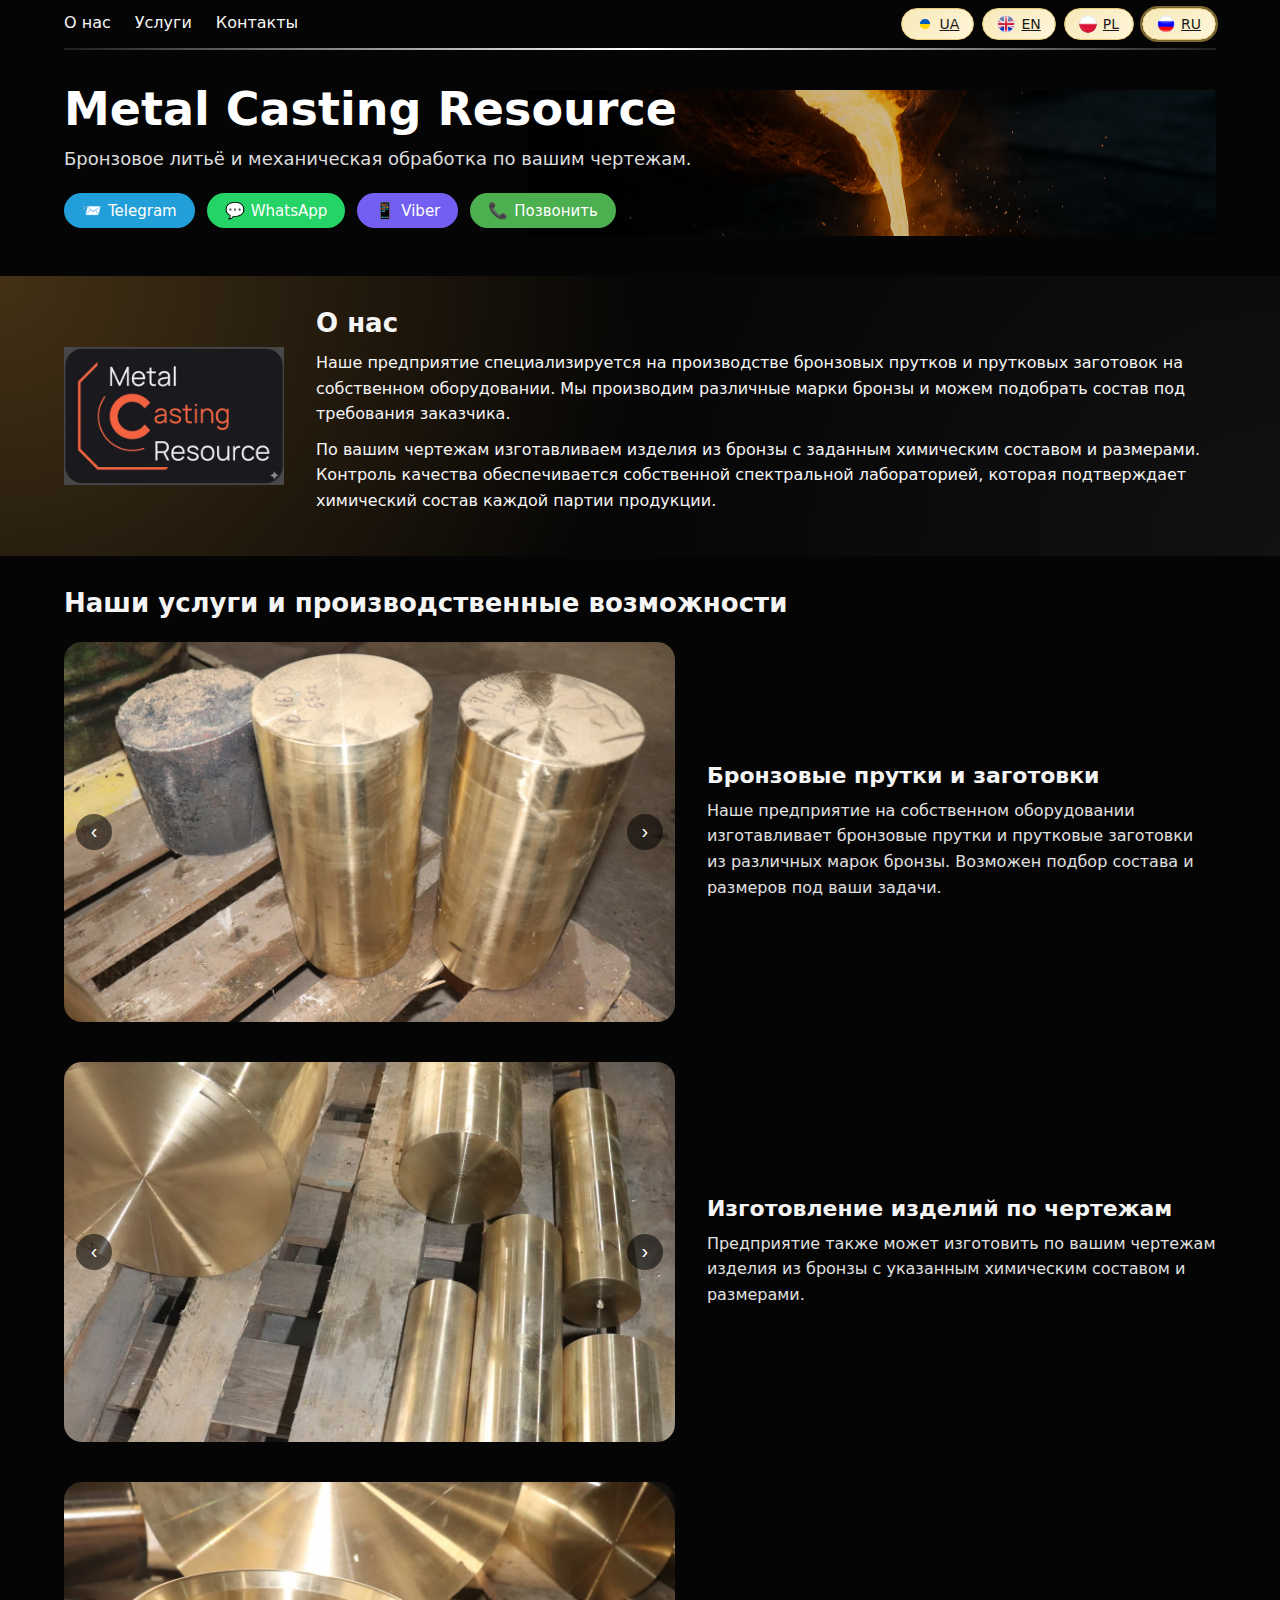
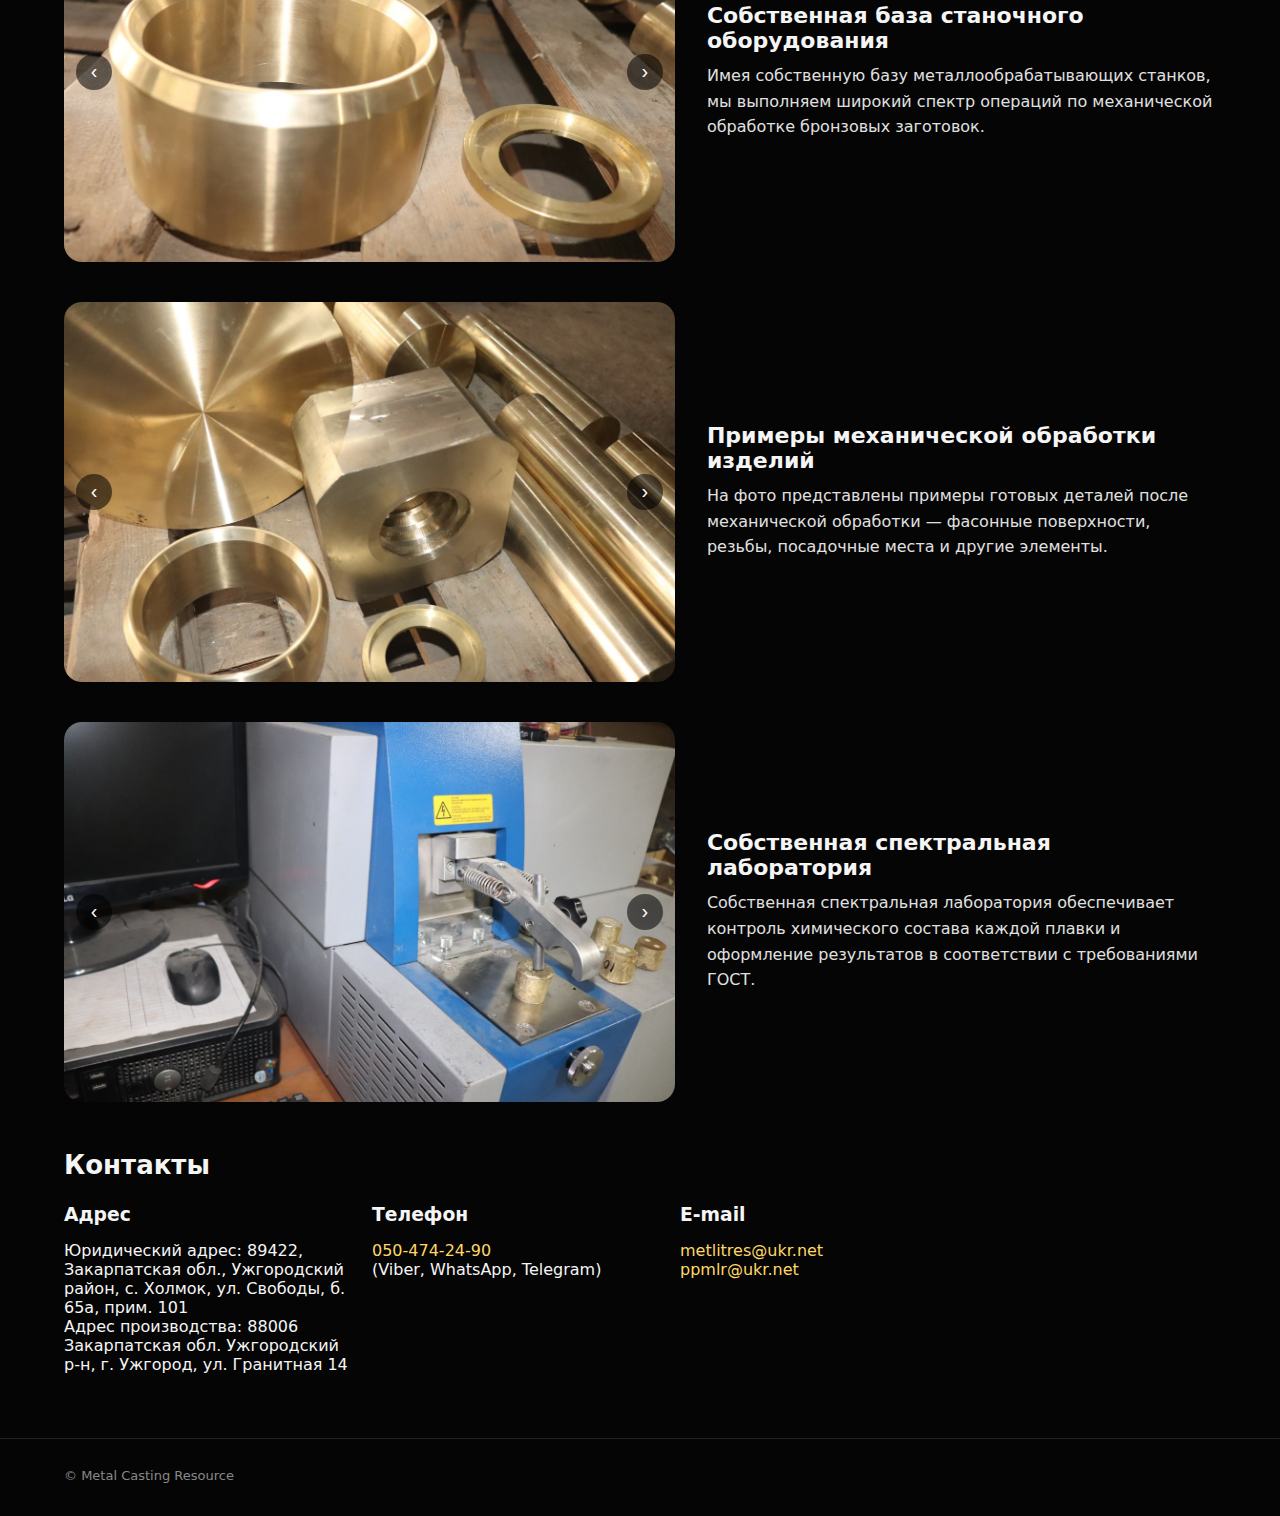
<file: index.html>
<!DOCTYPE html>
<html lang="ru">
<head>
  <meta charset="UTF-8" />
  <title>Metal Casting Resource</title>
  <meta name="viewport" content="width=device-width, initial-scale=1.0" />
  <link rel="stylesheet" href="styles.css" />
</head>
<body>
  <!-- Шапка -->
  <header class="site-header">
    <div class="top-bar">
      <nav class="main-nav">
        <a href="#about" class="nav-link">О нас</a>
        <a href="#services" class="nav-link">Услуги</a>
        <a href="#contacts" class="nav-link">Контакты</a>
      </nav>

      <!-- Переключатели языков -->
   <div class="lang-switch">
    <!-- UA -->
    <a class="lang-btn ua" href="ua.html">
   <img src="images/flag-ua.png" alt="UA" />
        <span>UA</span>
    </a>

    <!-- EN -->
    <a class="lang-btn en" href="en.html">
  <img src="images/flag-en.jpg" alt="EN" />
        <span>EN</span>
    </a>

    <!-- PL -->
    <a class="lang-btn pl" href="pl.html">
 <img src="images/flag-pl.png" alt="PL" />
        <span>PL</span>
    </a>

    <!-- RU -->
    <a class="lang-btn ru active" href="index.html">

        <img src="images/flag-ru.jpg" alt="RU" />
        <span>RU</span>
    </a>
</div>


    </div>

    <div class="header-separator"></div>

    <!-- Краткий заголовок -->
    <section class="hero">
      <h1 class="hero-title">Metal Casting Resource</h1>
      <p class="hero-subtitle">
        Бронзовое литьё и механическая обработка по вашим чертежам.
      </p>

      <!-- Кнопки связи -->
      <div class="hero-actions">
        <a class="hero-btn tg" href="https://t.me/+380504742490" target="_blank" rel="noopener">
          <span class="icon">📨</span> Telegram
        </a>
        <a class="hero-btn wa" href="https://wa.me/380504742490" target="_blank" rel="noopener">
          <span class="icon">💬</span> WhatsApp
        </a>
        <a class="hero-btn vb" href="viber://chat?number=%2B380504742490">
          <span class="icon">📱</span> Viber
        </a>
        <a class="hero-btn call" href="tel:+380504742490">
          <span class="icon">📞</span> Позвонить
        </a>
       
      </div>
    </section>
  </header>

  <!-- Блок "О нас" с крупным логотипом и фоном -->
  <section id="about" class="about-section">
    <div class="about-inner">
      <div class="about-logo">
        <img src="images/logo.jpg" alt="Metal Casting Resource" />
      </div>
      <div class="about-text">
        <h2>О нас</h2>
        <p>
          Наше предприятие специализируется на производстве бронзовых прутков и прутковых
          заготовок на собственном оборудовании. Мы производим различные марки бронзы и
          можем подобрать состав под требования заказчика.
        </p>
        <p>
          По вашим чертежам изготавливаем изделия из бронзы с заданным химическим составом и
          размерами. Контроль качества обеспечивается собственной спектральной лабораторией,
          которая подтверждает химический состав каждой партии продукции.
        </p>
      </div>
    </div>
  </section>

  <!-- Услуги + слайдеры -->
  <main>
    <section id="services" class="services-section">
      <h2 class="section-title">Наши услуги и производственные возможности</h2>

      <!-- 1. Бронзовые прутки и заготовки (111–114) -->
      <div class="slider-block">
        <div class="slider" data-group="1">
          <button class="slider-arrow slider-prev">‹</button>

          <div class="slide active">
            <img src="images/111.jpg" alt="Бронзовые прутки и заготовки" />
          </div>
          <div class="slide">
            <img src="images/112.jpg" alt="Бронзовые прутки и заготовки" />
          </div>
          <div class="slide">
            <img src="images/113.jpg" alt="Бронзовые прутки и заготовки" />
          </div>
          <div class="slide">
            <img src="images/114.jpg" alt="Бронзовые прутки и заготовки" />
          </div>

          <button class="slider-arrow slider-next">›</button>
        </div>

        <div class="slider-caption">
          <h3>Бронзовые прутки и заготовки</h3>
          <p>
            Наше предприятие на собственном оборудовании изготавливает бронзовые прутки и
            прутковые заготовки из различных марок бронзы. Возможен подбор состава и размеров
            под ваши задачи.
          </p>
        </div>
      </div>

      <!-- 2. Изделия по чертежам (221–224) -->
      <div class="slider-block">
        <div class="slider" data-group="2">
          <button class="slider-arrow slider-prev">‹</button>

          <div class="slide active">
            <img src="images/221.jpg" alt="Изделия по вашим чертежам" />
          </div>
          <div class="slide">
            <img src="images/222.jpg" alt="Изделия по вашим чертежам" />
          </div>
          <div class="slide">
            <img src="images/223.jpg" alt="Изделия по вашим чертежам" />
          </div>
          <div class="slide">
            <img src="images/224.jpg" alt="Изделия по вашим чертежам" />
          </div>

          <button class="slider-arrow slider-next">›</button>
        </div>

        <div class="slider-caption">
          <h3>Изготовление изделий по чертежам</h3>
          <p>
            Предприятие также может изготовить по вашим чертежам изделия из бронзы с указанным
            химическим составом и размерами.
          </p>
        </div>
      </div>

      <!-- 3. База станков (331–332) -->
      <div class="slider-block">
        <div class="slider" data-group="3">
          <button class="slider-arrow slider-prev">‹</button>

          <div class="slide active">
            <img src="images/331.jpg" alt="Металлообрабатывающие станки" />
          </div>
          <div class="slide">
            <img src="images/332.jpg" alt="Металлообрабатывающие станки" />
          </div>

          <button class="slider-arrow slider-next">›</button>
        </div>

        <div class="slider-caption">
          <h3>Собственная база станочного оборудования</h3>
          <p>
            Имея собственную базу металлообрабатывающих станков, мы выполняем широкий спектр
            операций по механической обработке бронзовых заготовок.
          </p>
        </div>
      </div>

      <!-- 4. Примеры обработки (441–442) -->
      <div class="slider-block">
        <div class="slider" data-group="4">
          <button class="slider-arrow slider-prev">‹</button>

          <div class="slide active">
            <img src="images/441.jpg" alt="Пример механической обработки" />
          </div>
          <div class="slide">
            <img src="images/442.jpg" alt="Пример механической обработки" />
          </div>

          <button class="slider-arrow slider-next">›</button>
        </div>

        <div class="slider-caption">
          <h3>Примеры механической обработки изделий</h3>
          <p>
            На фото представлены примеры готовых деталей после механической обработки —
            фасонные поверхности, резьбы, посадочные места и другие элементы.
          </p>
        </div>
      </div>

      <!-- 5. Спектральная лаборатория (551–553) -->
      <div class="slider-block">
        <div class="slider" data-group="5">
          <button class="slider-arrow slider-prev">‹</button>

          <div class="slide active">
            <img src="images/552.jpg" alt="Спектральная лаборатория" />
          </div>

        <div class="slide">
            <img src="images/552.jpg" alt="Спектральная лаборатория" />
          </div>
          <div class="slide">
            <img src="images/553.jpg" alt="Спектральная лаборатория" />
          </div>

          <button class="slider-arrow slider-next">›</button>
        </div>

        <div class="slider-caption">
          <h3>Собственная спектральная лаборатория</h3>
          <p>
            Собственная спектральная лаборатория обеспечивает контроль химического состава
            каждой плавки и оформление результатов в соответствии с требованиями ГОСТ.
          </p>
        </div>
      </div>
    </section>

    <!-- Контакты -->
    <section id="contacts" class="contacts-section">
      <h2 class="section-title">Контакты</h2>

      <div class="contacts-grid">
        <div class="contacts-item">
          <h3>Адрес</h3>
          <p>
            Юридический адрес: 89422, Закарпатская обл., Ужгородский район,
            с. Холмок, ул. Свободы, б. 65а, прим. 101<br />
            Адрес производства: 88006 Закарпатская обл. Ужгородский р-н,
             г. Ужгород, ул. Гранитная 14
          </p>
        </div>

        <div class="contacts-item">
          <h3>Телефон</h3>
          <p>
            <a href="tel:+380504742490">050-474-24-90</a><br />
            (Viber, WhatsApp, Telegram)
          </p>
        </div>

        <div class="contacts-item">
          <h3>E-mail</h3>
          <p>
            <a href="mailto:metlitres@ukr.net">metlitres@ukr.net</a><br />
            <a href="mailto:ppmlr@ukr.net">ppmlr@ukr.net</a>
          </p>
        </div>
      </div>
    </section>
  </main>

  <footer class="site-footer">
    <p>© Metal Casting Resource</p>
  </footer>

  <script src="script.js"></script>
</body>
</html>
</file>
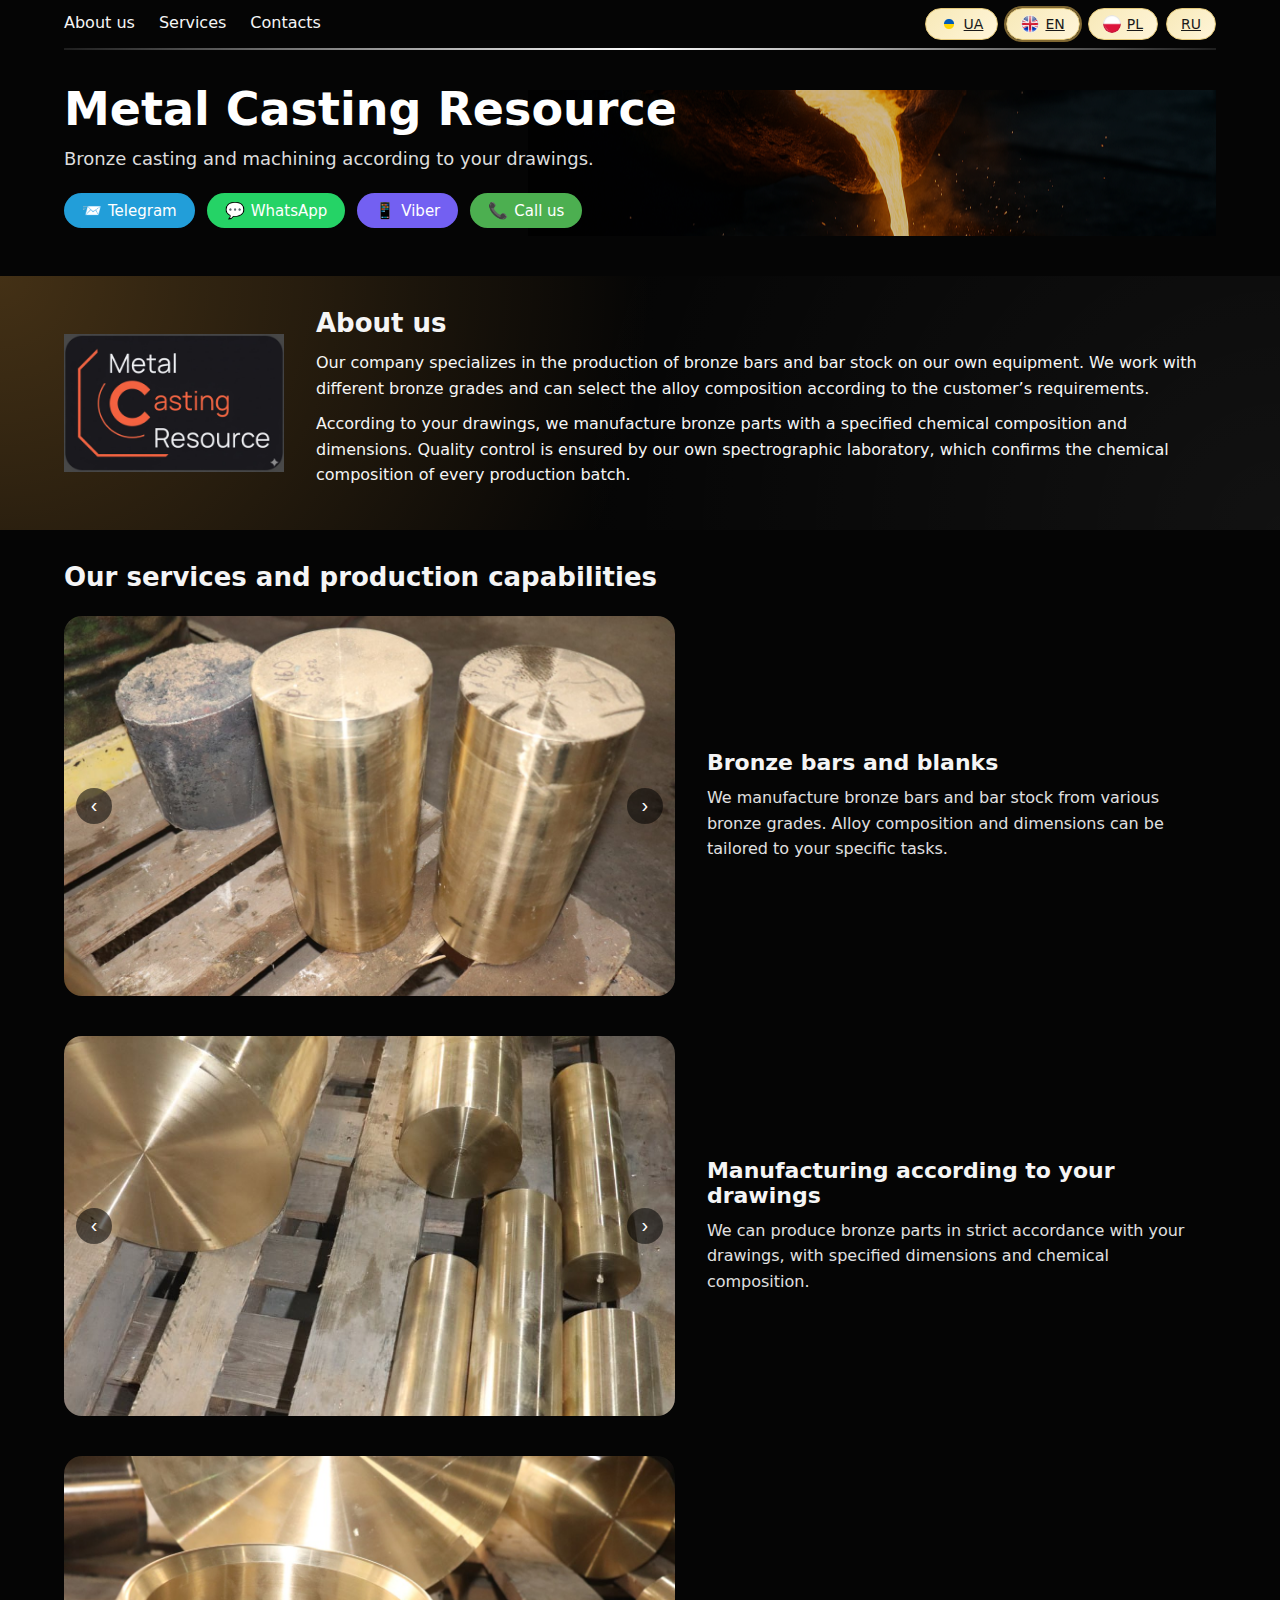
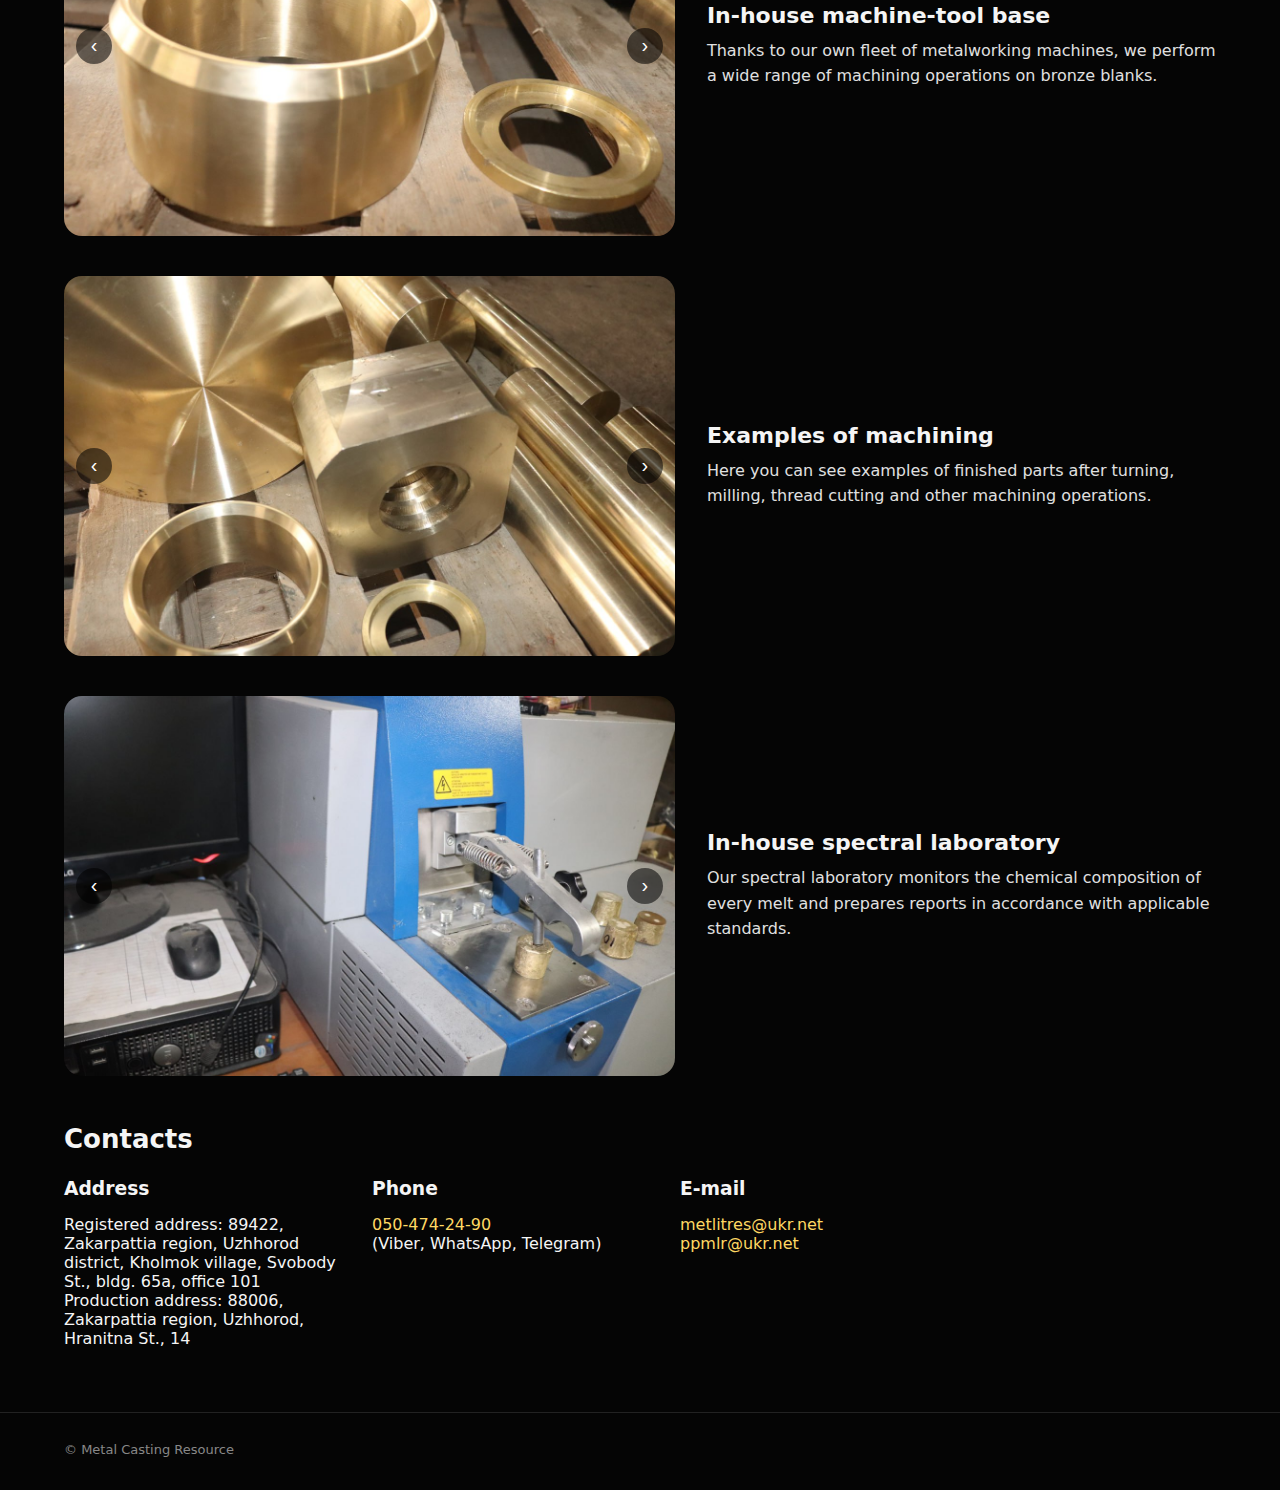
<file: en.html>
<!DOCTYPE html>
<html lang="en">
<head>
  <meta charset="UTF-8" />
  <title>Metal Casting Resource</title>
  <meta name="viewport" content="width=device-width, initial-scale=1.0" />
  <link rel="stylesheet" href="styles.css" />
</head>

<body>

  <!-- Header -->
  <header class="site-header">
    <div class="top-bar">

      <!-- Navigation -->
      <nav class="main-nav">
        <a href="#about" class="nav-link">About us</a>
        <a href="#services" class="nav-link">Services</a>
        <a href="#contacts" class="nav-link">Contacts</a>
      </nav>

      <!-- Language switcher -->
      <div class="lang-switch">
        
        <!-- UA -->
        <a class="lang-btn ua" href="ua.html">
          <img src="images/flag-ua.png" alt="UA" />
          <span>UA</span>
        </a>

        <!-- EN – active -->
        <a class="lang-btn en active" href="en.html">
          <img src="images/flag-en.jpg" alt="EN" />
          <span>EN</span>
        </a>

        <!-- PL -->
        <a class="lang-btn pl" href="pl.html">
          <img src="images/flag-pl.png" alt="PL" />
          <span>PL</span>
        </a>

        <!-- RU -->
        <a class="lang-btn ru" href="ru.html">
          
          <span>RU</span>
        </a>

      </div>
    </div>

    <div class="header-separator"></div>

    <!-- Hero -->
    <section class="hero">
      <h1 class="hero-title">Metal Casting Resource</h1>

      <p class="hero-subtitle">
        Bronze casting and machining according to your drawings.
      </p>

      <!-- Contact buttons -->
      <div class="hero-actions">
        <a class="hero-btn tg" href="https://t.me/+380504742490" target="_blank" rel="noopener">
          <span class="icon">📨</span> Telegram
        </a>
        <a class="hero-btn wa" href="https://wa.me/380504742490" target="_blank" rel="noopener">
          <span class="icon">💬</span> WhatsApp
        </a>
        <a class="hero-btn vb" href="viber://chat?number=%2B380504742490">
          <span class="icon">📱</span> Viber
        </a>
        <a class="hero-btn call" href="tel:+380504742490">
          <span class="icon">📞</span> Call us
        </a>
      </div>
    </section>
  </header>

  <!-- About -->
  <section id="about" class="about-section">
    <div class="about-inner">

      <div class="about-logo">
        <img src="images/logo.jpg" alt="Metal Casting Resource" />
      </div>

      <div class="about-text">
        <h2>About us</h2>

        <p>
          Our company specializes in the production of bronze bars and bar stock
          on our own equipment. We work with different bronze grades and can
          select the alloy composition according to the customer’s requirements.
        </p>

        <p>
          According to your drawings, we manufacture bronze parts with a
          specified chemical composition and dimensions. Quality control is
          ensured by our own spectrographic laboratory, which confirms the
          chemical composition of every production batch.
        </p>
      </div>

    </div>
  </section>

  <!-- Services + sliders -->
  <main>
    <section id="services" class="services-section">

      <h2 class="section-title">Our services and production capabilities</h2>

      <!-- 1. Bronze bars and blanks -->
      <div class="slider-block">
        <div class="slider" data-group="1">

          <button class="slider-arrow slider-prev">‹</button>

          <div class="slide active">
            <img src="images/111.jpg" alt="Bronze bars and blanks" />
          </div>
          <div class="slide">
            <img src="images/112.jpg" alt="Bronze bars and blanks" />
          </div>
          <div class="slide">
            <img src="images/113.jpg" alt="Bronze bars and blanks" />
          </div>
          <div class="slide">
            <img src="images/114.jpg" alt="Bronze bars and blanks" />
          </div>

          <button class="slider-arrow slider-next">›</button>

        </div>

        <div class="slider-caption">
          <h3>Bronze bars and blanks</h3>
          <p>
            We manufacture bronze bars and bar stock from various bronze grades.
            Alloy composition and dimensions can be tailored to your specific
            tasks.
          </p>
        </div>
      </div>

      <!-- 2. Parts manufactured to drawings -->
      <div class="slider-block">
        <div class="slider" data-group="2">

          <button class="slider-arrow slider-prev">‹</button>

          <div class="slide active">
            <img src="images/221.jpg" alt="Parts manufactured to drawings" />
          </div>
          <div class="slide">
            <img src="images/222.jpg" alt="Parts manufactured to drawings" />
          </div>
          <div class="slide">
            <img src="images/223.jpg" alt="Parts manufactured to drawings" />
          </div>
          <div class="slide">
            <img src="images/224.jpg" alt="Parts manufactured to drawings" />
          </div>

          <button class="slider-arrow slider-next">›</button>

        </div>

        <div class="slider-caption">
          <h3>Manufacturing according to your drawings</h3>
          <p>
            We can produce bronze parts in strict accordance with your drawings,
            with specified dimensions and chemical composition.
          </p>
        </div>
      </div>

      <!-- 3. Machine-tool base -->
      <div class="slider-block">
        <div class="slider" data-group="3">

          <button class="slider-arrow slider-prev">‹</button>

          <div class="slide active">
            <img src="images/331.jpg" alt="Metalworking machines" />
          </div>
          <div class="slide">
            <img src="images/332.jpg" alt="Metalworking machines" />
          </div>

          <button class="slider-arrow slider-next">›</button>

        </div>

        <div class="slider-caption">
          <h3>In-house machine-tool base</h3>
          <p>
            Thanks to our own fleet of metalworking machines, we perform a wide
            range of machining operations on bronze blanks.
          </p>
        </div>
      </div>

      <!-- 4. Examples of machining -->
      <div class="slider-block">
        <div class="slider" data-group="4">
          <button class="slider-arrow slider-prev">‹</button>

          <div class="slide active">
            <img src="images/441.jpg" alt="Example of machining" />
          </div>
          <div class="slide">
            <img src="images/442.jpg" alt="Example of machining" />
          </div>

          <button class="slider-arrow slider-next">›</button>
        </div>

        <div class="slider-caption">
          <h3>Examples of machining</h3>
          <p>
            Here you can see examples of finished parts after turning, milling,
            thread cutting and other machining operations.
          </p>
        </div>
      </div>

      <!-- 5. Spectral laboratory -->
      <div class="slider-block">
        <div class="slider" data-group="5">
          <button class="slider-arrow slider-prev">‹</button>

          <div class="slide active">
            <img src="images/552.jpg" alt="Spectral laboratory" />
          </div>
          <div class="slide">
            <img src="images/552.jpg" alt="Spectral laboratory" />
          </div>
          <div class="slide">
            <img src="images/553.jpg" alt="Spectral laboratory" />
          </div>

          <button class="slider-arrow slider-next">›</button>
        </div>

        <div class="slider-caption">
          <h3>In-house spectral laboratory</h3>
          <p>
            Our spectral laboratory monitors the chemical composition of every
            melt and prepares reports in accordance with applicable standards.
          </p>
        </div>
      </div>

    </section>

    <!-- Contacts -->
    <section id="contacts" class="contacts-section">
      <h2 class="section-title">Contacts</h2>

      <div class="contacts-grid">

        <div class="contacts-item">
          <h3>Address</h3>
          <p>
            Registered address: 89422, Zakarpattia region, Uzhhorod district,
            Kholmok village, Svobody St., bldg. 65a, office 101<br />
            Production address: 88006, Zakarpattia region, Uzhhorod,
            Hranitna St., 14
          </p>
        </div>

        <div class="contacts-item">
          <h3>Phone</h3>
          <p>
            <a href="tel:+380504742490">050-474-24-90</a><br />
            (Viber, WhatsApp, Telegram)
          </p>
        </div>

        <div class="contacts-item">
          <h3>E-mail</h3>
          <p>
            <a href="mailto:metlitres@ukr.net">metlitres@ukr.net</a><br />
            <a href="mailto:ppmlr@ukr.net">ppmlr@ukr.net</a>
          </p>
        </div>

      </div>
    </section>
  </main>

  <footer class="site-footer">
    <p>© Metal Casting Resource</p>
  </footer>

  <script src="script.js"></script>

</body>
</html>
</file>
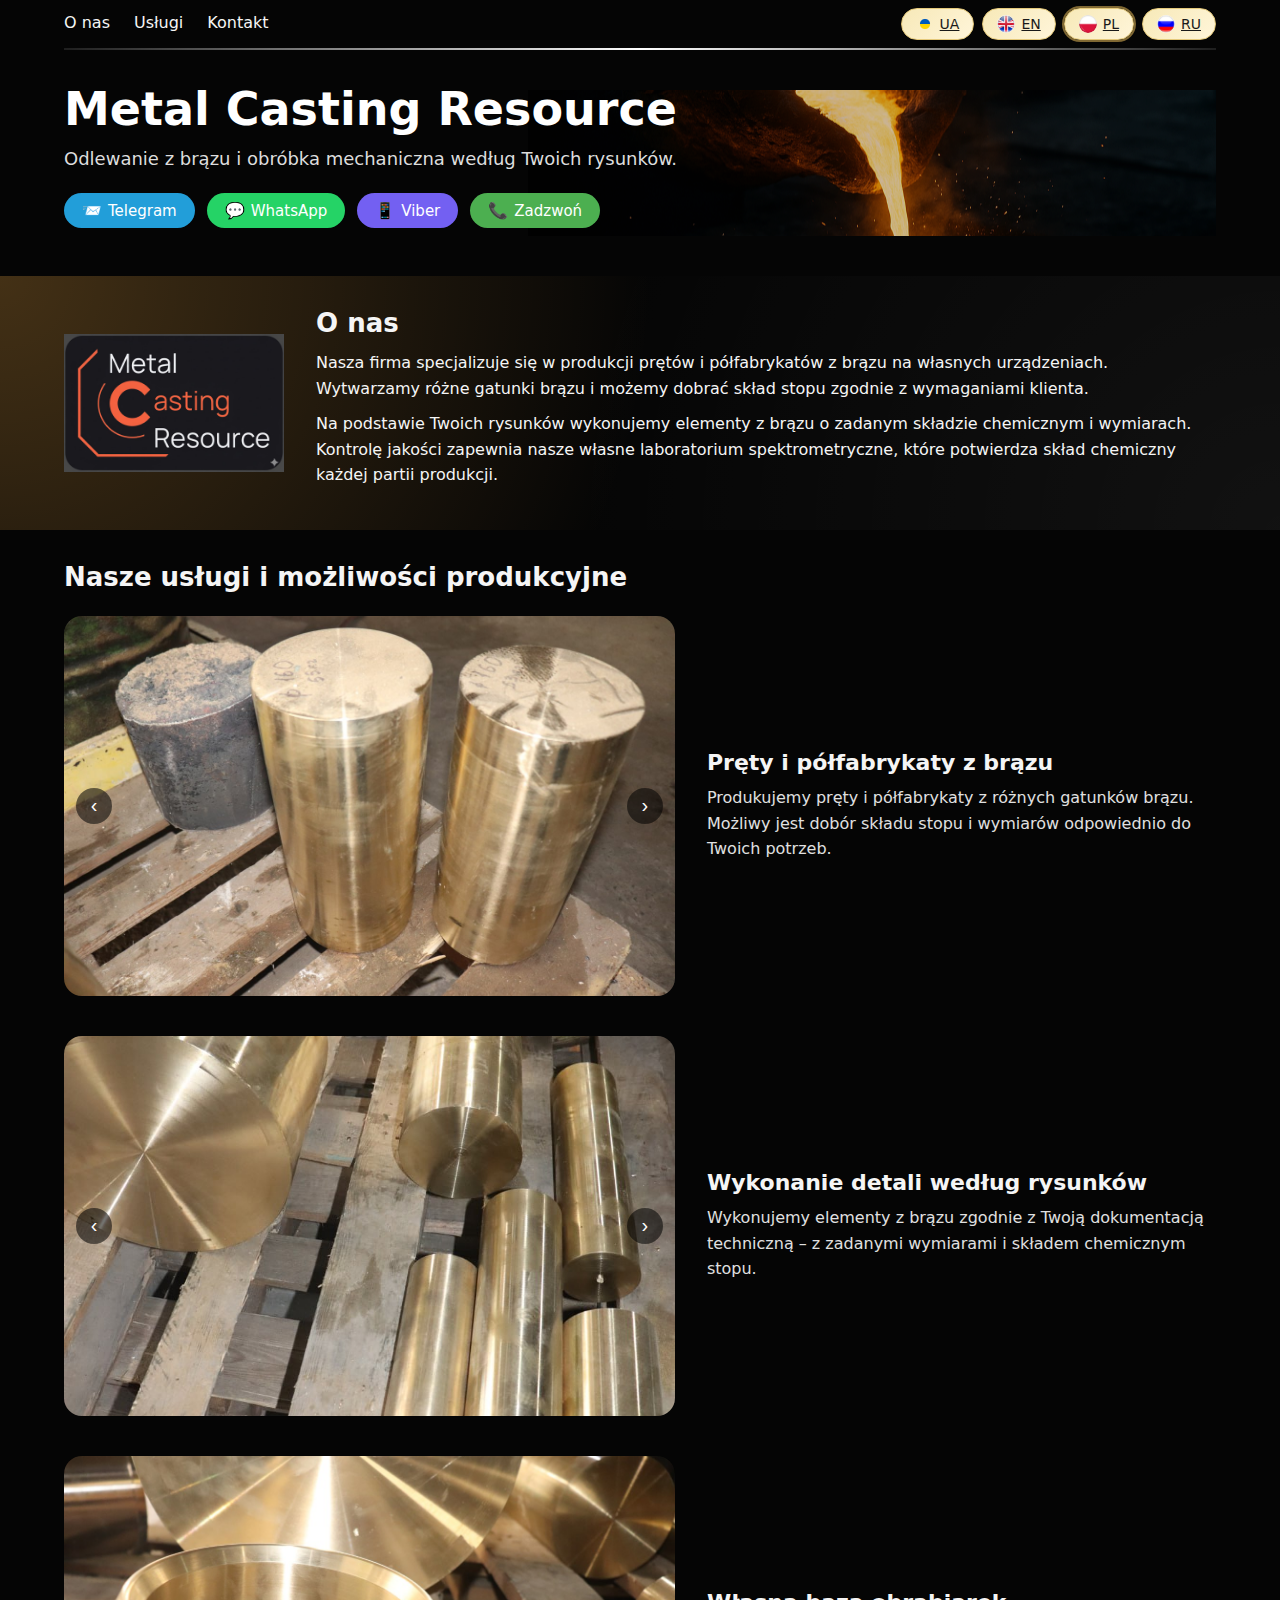
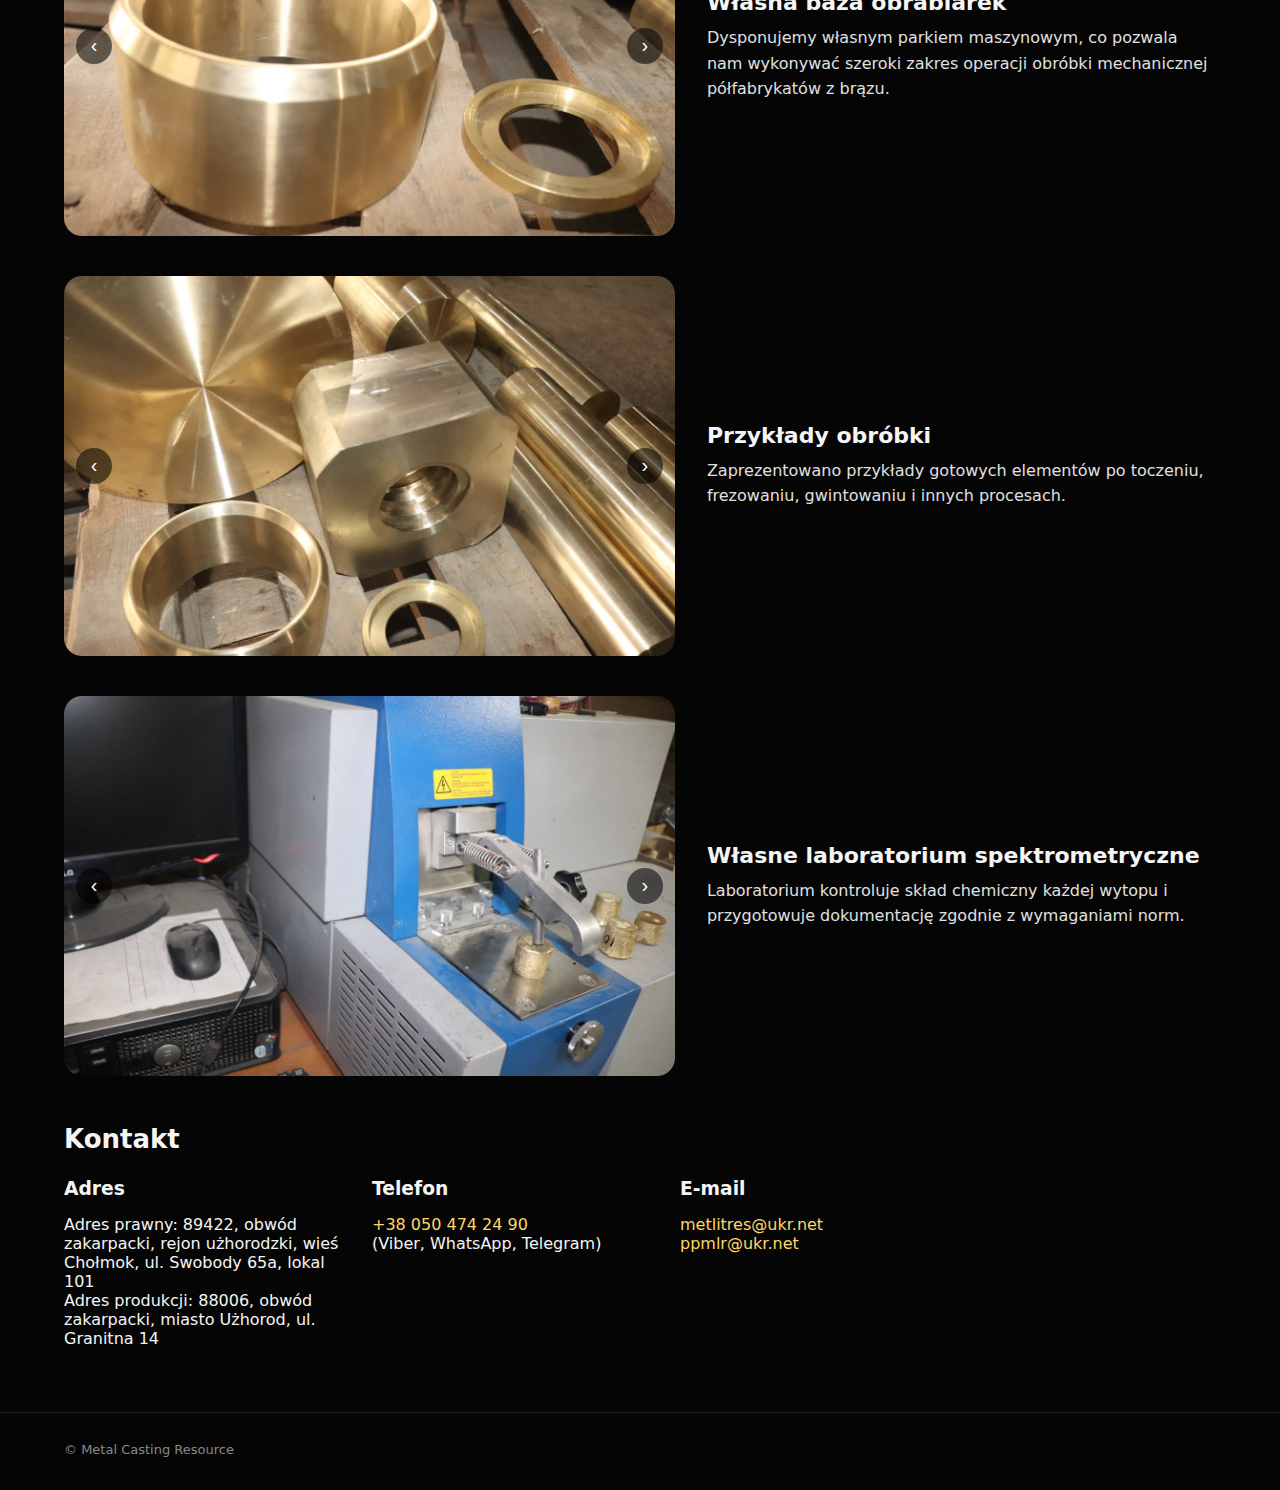
<file: pl.html>
<!DOCTYPE html>
<html lang="pl">
<head>
  <meta charset="UTF-8" />
  <title>Metal Casting Resource</title>
  <meta name="viewport" content="width=device-width, initial-scale=1.0" />
  <link rel="stylesheet" href="styles.css" />
</head>

<body>

  <!-- Nagłówek -->
  <header class="site-header">
    <div class="top-bar">

      <!-- Nawigacja -->
      <nav class="main-nav">
        <a href="#about" class="nav-link">O nas</a>
        <a href="#services" class="nav-link">Usługi</a>
        <a href="#contacts" class="nav-link">Kontakt</a>
      </nav>

      <!-- Przełącznik języków -->
      <div class="lang-switch">

        <!-- UA -->
        <a class="lang-btn ua" href="ua.html">
          <img src="images/flag-ua.png" alt="UA" />
          <span>UA</span>
        </a>

        <!-- EN -->
        <a class="lang-btn en" href="en.html">
          <img src="images/flag-en.jpg" alt="EN" />
          <span>EN</span>
        </a>

        <!-- PL – aktywny -->
        <a class="lang-btn pl active" href="pl.html">
          <img src="images/flag-pl.png" alt="PL" />
          <span>PL</span>
        </a>

        <!-- RU -->
        <a class="lang-btn ru" href="index.html">
          <img src="images/flag-ru.jpg" alt="RU" />
          <span>RU</span>
        </a>

      </div>
    </div>

    <div class="header-separator"></div>

    <!-- Sekcja hero -->
    <section class="hero">
      <h1 class="hero-title">Metal Casting Resource</h1>

      <p class="hero-subtitle">
        Odlewanie z brązu i obróbka mechaniczna według Twoich rysunków.
      </p>

      <!-- Przyciski kontaktowe -->
      <div class="hero-actions">
        <a class="hero-btn tg" href="https://t.me/+380504742490" target="_blank" rel="noopener">
          <span class="icon">📨</span> Telegram
        </a>
        <a class="hero-btn wa" href="https://wa.me/380504742490" target="_blank" rel="noopener">
          <span class="icon">💬</span> WhatsApp
        </a>
        <a class="hero-btn vb" href="viber://chat?number=%2B380504742490">
          <span class="icon">📱</span> Viber
        </a>
        <a class="hero-btn call" href="tel:+380504742490">
          <span class="icon">📞</span> Zadzwoń
        </a>
      </div>
    </section>
  </header>

  <!-- Sekcja "O nas" -->
  <section id="about" class="about-section">
    <div class="about-inner">

      <div class="about-logo">
        <img src="images/logo.jpg" alt="Metal Casting Resource" />
      </div>

      <div class="about-text">
        <h2>O nas</h2>

        <p>
          Nasza firma specjalizuje się w produkcji prętów i półfabrykatów z brązu
          na własnych urządzeniach. Wytwarzamy różne gatunki brązu i możemy
          dobrać skład stopu zgodnie z wymaganiami klienta.
        </p>

        <p>
          Na podstawie Twoich rysunków wykonujemy elementy z brązu o zadanym
          składzie chemicznym i wymiarach. Kontrolę jakości zapewnia nasze
          własne laboratorium spektrometryczne, które potwierdza skład
          chemiczny każdej partii produkcji.
        </p>
      </div>

    </div>
  </section>

  <!-- Usługi + slidery -->
  <main>
    <section id="services" class="services-section">

      <h2 class="section-title">Nasze usługi i możliwości produkcyjne</h2>

      <!-- 1. Pręty i półfabrykaty z brązu -->
      <div class="slider-block">
        <div class="slider" data-group="1">

          <button class="slider-arrow slider-prev">‹</button>

          <div class="slide active">
            <img src="images/111.jpg" alt="Pręty i półfabrykaty z brązu" />
          </div>
          <div class="slide">
            <img src="images/112.jpg" alt="Pręty i półfabrykaty z brązu" />
          </div>
          <div class="slide">
            <img src="images/113.jpg" alt="Pręty i półfabrykaty z brązu" />
          </div>
          <div class="slide">
            <img src="images/114.jpg" alt="Pręty i półfabrykaty z brązu" />
          </div>

          <button class="slider-arrow slider-next">›</button>

        </div>

        <div class="slider-caption">
          <h3>Pręty i półfabrykaty z brązu</h3>
          <p>
            Produkujemy pręty i półfabrykaty z różnych gatunków brązu.
            Możliwy jest dobór składu stopu i wymiarów odpowiednio do Twoich potrzeb.
          </p>
        </div>
      </div>

      <!-- 2. Detale według rysunków -->
      <div class="slider-block">
        <div class="slider" data-group="2">

          <button class="slider-arrow slider-prev">‹</button>

          <div class="slide active">
            <img src="images/221.jpg" alt="Detale według rysunków" />
          </div>
          <div class="slide">
            <img src="images/222.jpg" alt="Detale według rysunków" />
          </div>
          <div class="slide">
            <img src="images/223.jpg" alt="Detale według rysunków" />
          </div>
          <div class="slide">
            <img src="images/224.jpg" alt="Detale według rysunków" />
          </div>

          <button class="slider-arrow slider-next">›</button>

        </div>

        <div class="slider-caption">
          <h3>Wykonanie detali według rysunków</h3>
          <p>
            Wykonujemy elementy z brązu zgodnie z Twoją dokumentacją techniczną –
            z zadanymi wymiarami i składem chemicznym stopu.
          </p>
        </div>
      </div>

      <!-- 3. Baza maszynowa -->
      <div class="slider-block">
        <div class="slider" data-group="3">

          <button class="slider-arrow slider-prev">‹</button>

          <div class="slide active">
            <img src="images/331.jpg" alt="Obrabiarki do metalu" />
          </div>
          <div class="slide">
            <img src="images/332.jpg" alt="Obrabiarki do metalu" />
          </div>

          <button class="slider-arrow slider-next">›</button>

        </div>

        <div class="slider-caption">
          <h3>Własna baza obrabiarek</h3>
          <p>
            Dysponujemy własnym parkiem maszynowym, co pozwala nam wykonywać
            szeroki zakres operacji obróbki mechanicznej półfabrykatów z brązu.
          </p>
        </div>
      </div>

      <!-- 4. Przykłady obróbki -->
      <div class="slider-block">
        <div class="slider" data-group="4">
          <button class="slider-arrow slider-prev">‹</button>

          <div class="slide active">
            <img src="images/441.jpg" alt="Przykład obróbki mechanicznej" />
          </div>
          <div class="slide">
            <img src="images/442.jpg" alt="Przykład obróbki mechanicznej" />
          </div>

          <button class="slider-arrow slider-next">›</button>
        </div>

        <div class="slider-caption">
          <h3>Przykłady obróbki</h3>
          <p>
            Zaprezentowano przykłady gotowych elementów po toczeniu,
            frezowaniu, gwintowaniu i innych procesach.
          </p>
        </div>
      </div>

      <!-- 5. Laboratorium spektrometryczne -->
      <div class="slider-block">
        <div class="slider" data-group="5">
          <button class="slider-arrow slider-prev">‹</button>

          <div class="slide active">
            <img src="images/552.jpg" alt="Laboratorium spektrometryczne" />
          </div>
          <div class="slide">
            <img src="images/552.jpg" alt="Laboratorium spektrometryczne" />
          </div>
          <div class="slide">
            <img src="images/553.jpg" alt="Laboratorium spektrometryczne" />
          </div>

          <button class="slider-arrow slider-next">›</button>
        </div>

        <div class="slider-caption">
          <h3>Własne laboratorium spektrometryczne</h3>
          <p>
            Laboratorium kontroluje skład chemiczny każdej wytopu
            i przygotowuje dokumentację zgodnie z wymaganiami norm.
          </p>
        </div>
      </div>

    </section>

    <!-- Kontakt -->
    <section id="contacts" class="contacts-section">
      <h2 class="section-title">Kontakt</h2>

      <div class="contacts-grid">

        <div class="contacts-item">
          <h3>Adres</h3>
          <p>
            Adres prawny: 89422, obwód zakarpacki, rejon użhorodzki,
            wieś Chołmok, ul. Swobody 65a, lokal 101<br />
            Adres produkcji: 88006, obwód zakarpacki, miasto Użhorod,
            ul. Granitna 14
          </p>
        </div>

        <div class="contacts-item">
          <h3>Telefon</h3>
          <p>
            <a href="tel:+380504742490">+38 050 474 24 90</a><br />
            (Viber, WhatsApp, Telegram)
          </p>
        </div>

        <div class="contacts-item">
          <h3>E-mail</h3>
          <p>
            <a href="mailto:metlitres@ukr.net">metlitres@ukr.net</a><br />
            <a href="mailto:ppmlr@ukr.net">ppmlr@ukr.net</a>
          </p>
        </div>

      </div>
    </section>
  </main>

  <footer class="site-footer">
    <p>© Metal Casting Resource</p>
  </footer>

  <script src="script.js"></script>

</body>
</html>
</file>
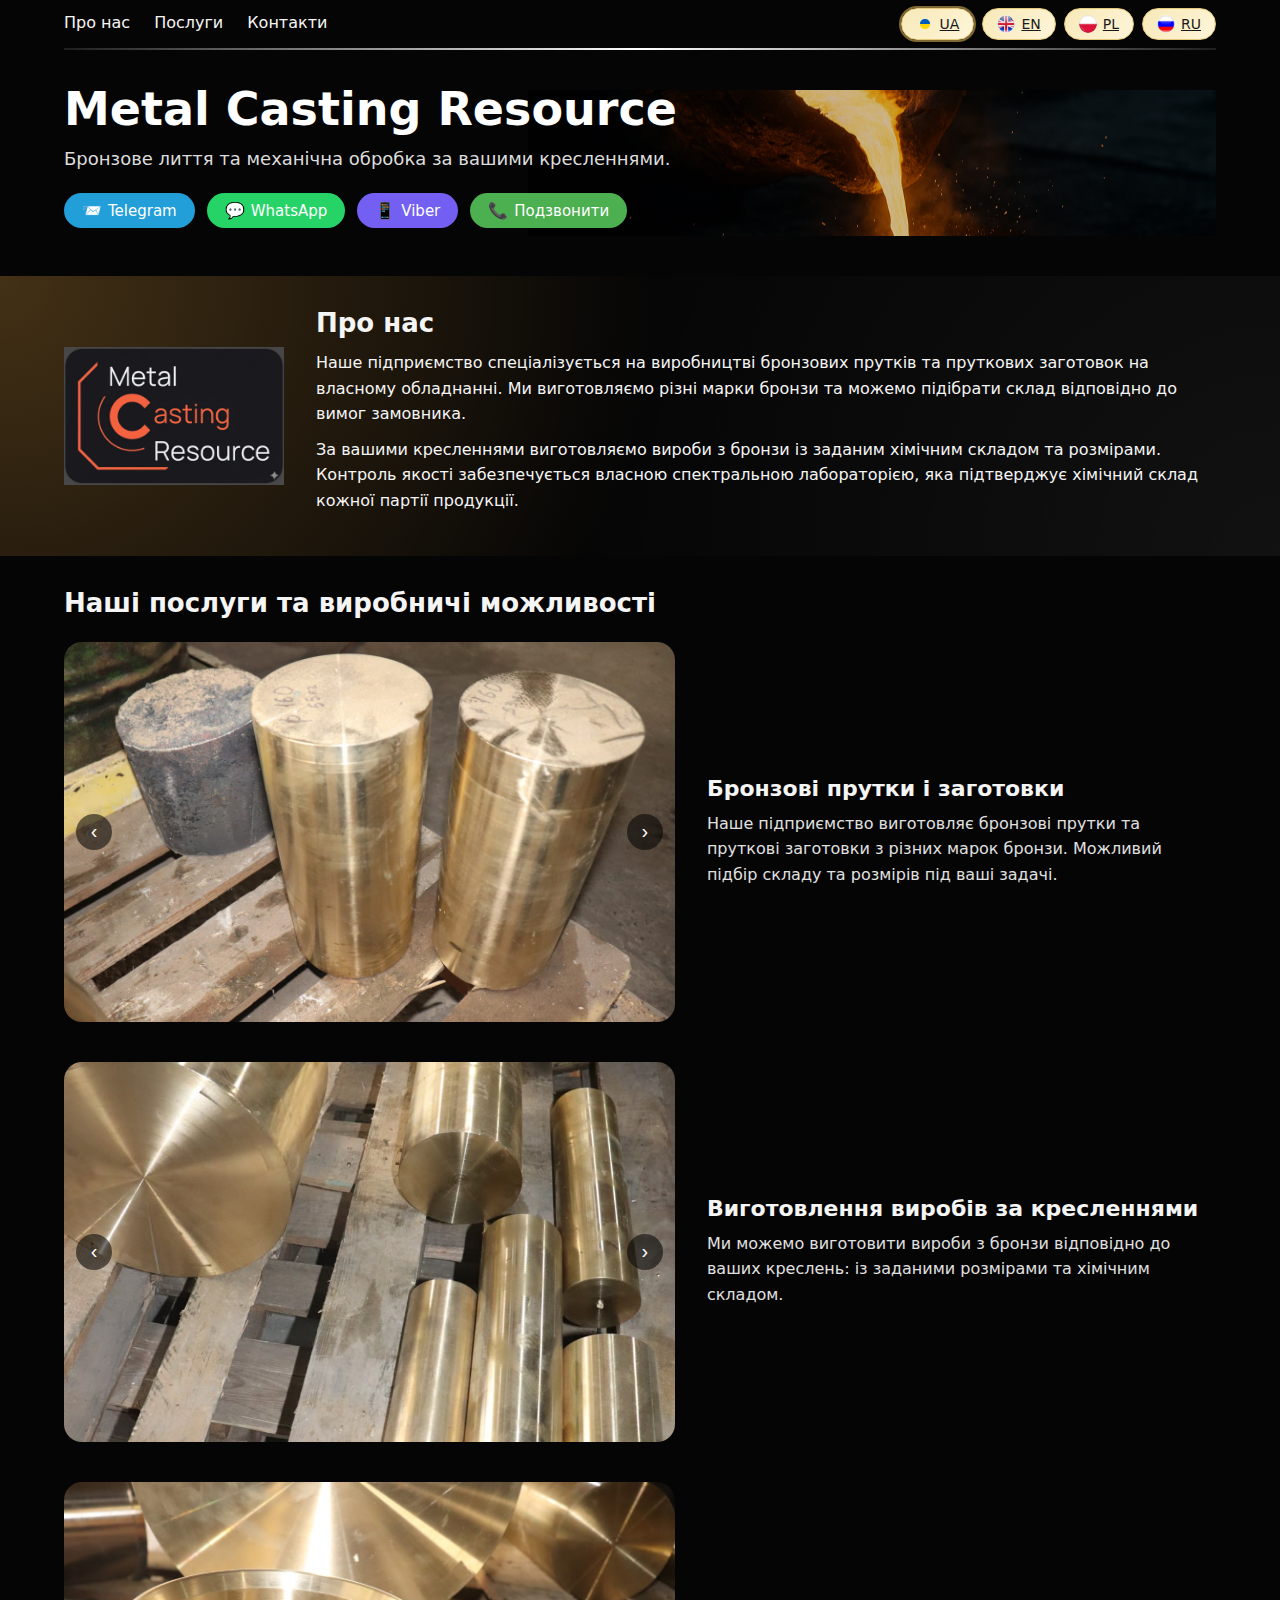
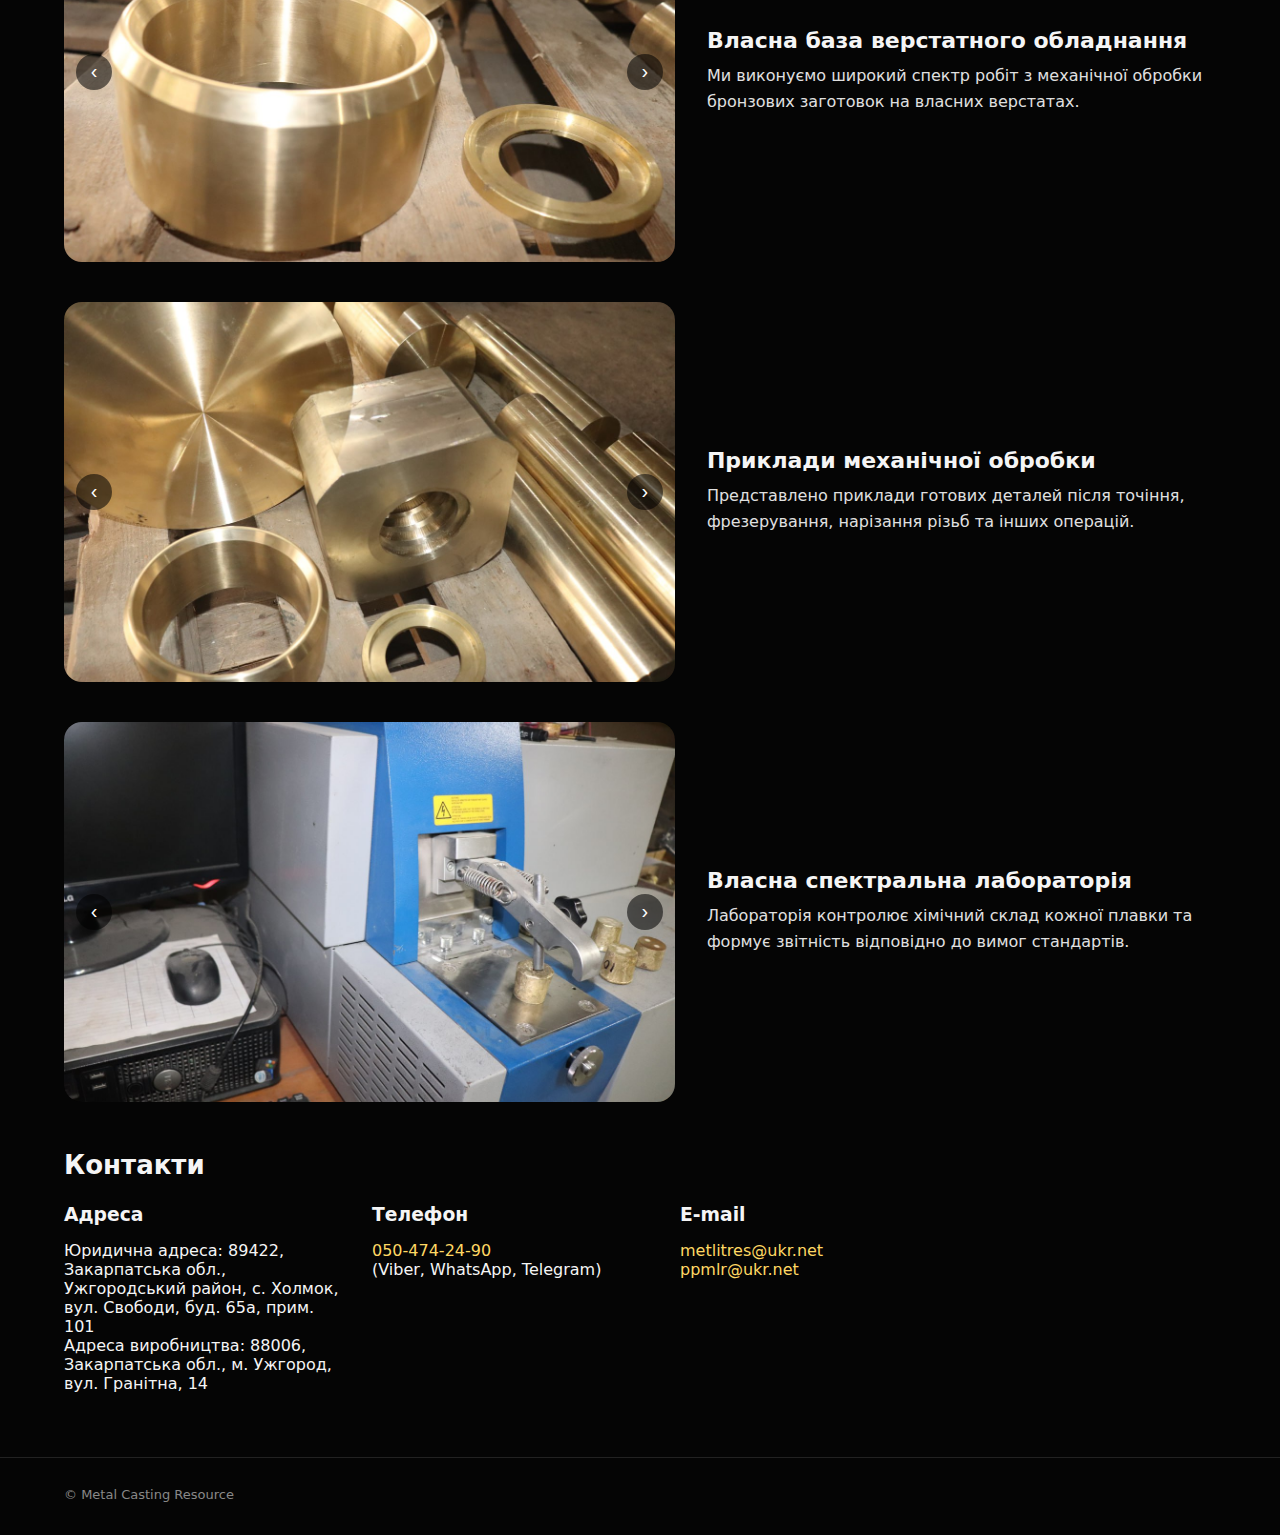
<file: ua.html>
<!DOCTYPE html>
<html lang="uk">
<head>
  <meta charset="UTF-8" />
  <title>Metal Casting Resource</title>
  <meta name="viewport" content="width=device-width, initial-scale=1.0" />
  <link rel="stylesheet" href="styles.css" />
</head>

<body>

  <!-- Шапка -->
  <header class="site-header">
    <div class="top-bar">

      <!-- Навігація -->
      <nav class="main-nav">
        <a href="#about" class="nav-link">Про нас</a>
        <a href="#services" class="nav-link">Послуги</a>
        <a href="#contacts" class="nav-link">Контакти</a>
      </nav>

      <!-- Перемикачі мов -->
      <div class="lang-switch">
        
        <!-- UA – активна -->
        <a class="lang-btn ua active" href="ua.html">
          <img src="images/flag-ua.png" alt="UA" />
          <span>UA</span>
        </a>

        <!-- EN -->
        <a class="lang-btn en" href="en.html">
          <img src="images/flag-en.jpg" alt="EN" />
          <span>EN</span>
        </a>

        <!-- PL -->
        <a class="lang-btn pl" href="pl.html">
          <img src="images/flag-pl.png" alt="PL" />
          <span>PL</span>
        </a>

        <!-- RU -->
        <a class="lang-btn ru" href="index.html">
          <img src="images/flag-ru.jpg" alt="RU" />
          <span>RU</span>
        </a>

      </div>
    </div>

    <div class="header-separator"></div>

    <!-- Заголовок -->
    <section class="hero">
      <h1 class="hero-title">Metal Casting Resource</h1>

      <p class="hero-subtitle">
        Бронзове лиття та механічна обробка за вашими кресленнями.
      </p>

      <!-- Кнопки зв'язку -->
      <div class="hero-actions">
        <a class="hero-btn tg" href="https://t.me/+380504742490" target="_blank" rel="noopener">
          <span class="icon">📨</span> Telegram
        </a>
        <a class="hero-btn wa" href="https://wa.me/380504742490" target="_blank" rel="noopener">
          <span class="icon">💬</span> WhatsApp
        </a>
        <a class="hero-btn vb" href="viber://chat?number=%2B380504742490">
          <span class="icon">📱</span> Viber
        </a>
        <a class="hero-btn call" href="tel:+380504742490">
          <span class="icon">📞</span> Подзвонити
        </a>
      </div>
    </section>
  </header>

  <!-- Блок "Про нас" -->
  <section id="about" class="about-section">
    <div class="about-inner">

      <div class="about-logo">
        <img src="images/logo.jpg" alt="Metal Casting Resource" />
      </div>

      <div class="about-text">
        <h2>Про нас</h2>

        <p>
          Наше підприємство спеціалізується на виробництві бронзових прутків та
          пруткових заготовок на власному обладнанні. Ми виготовляємо різні марки
          бронзи та можемо підібрати склад відповідно до вимог замовника.
        </p>

        <p>
          За вашими кресленнями виготовляємо вироби з бронзи із заданим хімічним
          складом та розмірами. Контроль якості забезпечується власною спектральною
          лабораторією, яка підтверджує хімічний склад кожної партії продукції.
        </p>
      </div>

    </div>
  </section>

  <!-- Послуги + слайдери -->
  <main>
    <section id="services" class="services-section">

      <h2 class="section-title">Наші послуги та виробничі можливості</h2>

      <!-- 1. Бронзові прутки і заготовки -->
      <div class="slider-block">
        <div class="slider" data-group="1">

          <button class="slider-arrow slider-prev">‹</button>

          <div class="slide active">
            <img src="images/111.jpg" alt="Бронзові прутки і заготовки" />
          </div>
          <div class="slide">
            <img src="images/112.jpg" alt="Бронзові прутки і заготовки" />
          </div>
          <div class="slide">
            <img src="images/113.jpg" alt="Бронзові прутки і заготовки" />
          </div>
          <div class="slide">
            <img src="images/114.jpg" alt="Бронзові прутки і заготовки" />
          </div>

          <button class="slider-arrow slider-next">›</button>

        </div>

        <div class="slider-caption">
          <h3>Бронзові прутки і заготовки</h3>
          <p>
            Наше підприємство виготовляє бронзові прутки та пруткові заготовки з
            різних марок бронзи. Можливий підбір складу та розмірів під ваші задачі.
          </p>
        </div>
      </div>

      <!-- 2. Вироби за кресленнями -->
      <div class="slider-block">
        <div class="slider" data-group="2">

          <button class="slider-arrow slider-prev">‹</button>

          <div class="slide active">
            <img src="images/221.jpg" alt="Вироби за кресленнями" />
          </div>
          <div class="slide">
            <img src="images/222.jpg" alt="Вироби за кресленнями" />
          </div>
          <div class="slide">
            <img src="images/223.jpg" alt="Вироби за кресленнями" />
          </div>
          <div class="slide">
            <img src="images/224.jpg" alt="Вироби за кресленнями" />
          </div>

          <button class="slider-arrow slider-next">›</button>

        </div>

        <div class="slider-caption">
          <h3>Виготовлення виробів за кресленнями</h3>
          <p>
            Ми можемо виготовити вироби з бронзи відповідно до ваших креслень:
            із заданими розмірами та хімічним складом.
          </p>
        </div>
      </div>

      <!-- 3. Станочна база -->
      <div class="slider-block">
        <div class="slider" data-group="3">

          <button class="slider-arrow slider-prev">‹</button>

          <div class="slide active">
            <img src="images/331.jpg" alt="Металообробні верстати" />
          </div>
          <div class="slide">
            <img src="images/332.jpg" alt="Металообробні верстати" />
          </div>

          <button class="slider-arrow slider-next">›</button>

        </div>

        <div class="slider-caption">
          <h3>Власна база верстатного обладнання</h3>
          <p>
            Ми виконуємо широкий спектр робіт з механічної обробки бронзових
            заготовок на власних верстатах.
          </p>
        </div>
      </div>

      <!-- 4. Приклади механічної обробки -->
      <div class="slider-block">
        <div class="slider" data-group="4">
          <button class="slider-arrow slider-prev">‹</button>

          <div class="slide active">
            <img src="images/441.jpg" alt="Приклад механічної обробки" />
          </div>
          <div class="slide">
            <img src="images/442.jpg" alt="Приклад механічної обробки" />
          </div>

          <button class="slider-arrow slider-next">›</button>
        </div>

        <div class="slider-caption">
          <h3>Приклади механічної обробки</h3>
          <p>
            Представлено приклади готових деталей після точіння, фрезерування,
            нарізання різьб та інших операцій.
          </p>
        </div>
      </div>

      <!-- 5. Спектральна лабораторія -->
      <div class="slider-block">
        <div class="slider" data-group="5">
          <button class="slider-arrow slider-prev">‹</button>

          <div class="slide active">
            <img src="images/552.jpg" alt="Спектральна лабораторія" />
          </div>
          <div class="slide">
            <img src="images/552.jpg" alt="Спектральна лабораторія" />
          </div>
          <div class="slide">
            <img src="images/553.jpg" alt="Спектральна лабораторія" />
          </div>

          <button class="slider-arrow slider-next">›</button>
        </div>

        <div class="slider-caption">
          <h3>Власна спектральна лабораторія</h3>
          <p>
            Лабораторія контролює хімічний склад кожної плавки та формує звітність
            відповідно до вимог стандартів.
          </p>
        </div>
      </div>

    </section>

    <!-- Контакти -->
    <section id="contacts" class="contacts-section">
      <h2 class="section-title">Контакти</h2>

      <div class="contacts-grid">

        <div class="contacts-item">
          <h3>Адреса</h3>
          <p>
            Юридична адреса: 89422, Закарпатська обл., Ужгородський район,
            с. Холмок, вул. Свободи, буд. 65а, прим. 101<br />
            Адреса виробництва: 88006, Закарпатська обл., м. Ужгород,
            вул. Гранітна, 14
          </p>
        </div>

        <div class="contacts-item">
          <h3>Телефон</h3>
          <p>
            <a href="tel:+380504742490">050-474-24-90</a><br />
            (Viber, WhatsApp, Telegram)
          </p>
        </div>

        <div class="contacts-item">
          <h3>E-mail</h3>
          <p>
            <a href="mailto:metlitres@ukr.net">metlitres@ukr.net</a><br />
            <a href="mailto:ppmlr@ukr.net">ppmlr@ukr.net</a>
          </p>
        </div>

      </div>
    </section>
  </main>

  <footer class="site-footer">
    <p>© Metal Casting Resource</p>
  </footer>

  <script src="script.js"></script>

</body>
</html>
</file>
<file: styles.css>
/* Базовые стили */

*,
*::before,
*::after {
  box-sizing: border-box;
}

body {
  margin: 0;
  font-family: system-ui, -apple-system, BlinkMacSystemFont, "Segoe UI", sans-serif;
  background: #050505;
  color: #f5f5f5;
}

/* Контейнеры */

.site-header {
  background: #050505;
  color: #fff;
  padding: 8px 5vw 24px;
}

.top-bar {
  display: grid;
  grid-template-columns: 1fr auto;
  align-items: center;
  column-gap: 24px;
}

/* Навигация */

.main-nav {
  display: flex;
  gap: 24px;
  font-size: 16px;
}

.nav-link {
  color: #f5f5f5;
  text-decoration: none;
  position: relative;
  padding-bottom: 4px;
}

.nav-link::after {
  content: "";
  position: absolute;
  left: 0;
  bottom: 0;
  height: 2px;
  width: 0;
  background: linear-gradient(90deg, #ffb347, #ffd863);
  transition: width 0.2s ease;
}

.nav-link:hover::after {
  width: 100%;
}

/* Языковые кнопки */

.lang-switch {
  display: flex;
  justify-content: center;
  gap: 8px;
}

/* кнопки-флаги — мягкое бледное золото */
.lang-btn {
  display: inline-flex;
  align-items: center;
  gap: 6px;
  border-radius: 999px;
  padding: 6px 14px;
  font-size: 14px;

  background: linear-gradient(135deg, #f7e9b8, #fff5d9);
  border: 1px solid #e5c97a;

  color: #1a1a1a;
  cursor: pointer;
  transition: background 0.2s ease, transform 0.1s ease, box-shadow 0.2s ease;
}

.lang-btn img {
  width: 18px;
  height: 18px;
  border-radius: 50%;
  object-fit: cover;
}

/* активная — чуть более контрастная рамка / подсветка */
.lang-btn.active {
  box-shadow: 0 0 0 2px rgba(230, 185, 90, 0.55);
}

.lang-btn:hover {
  transform: translateY(-1px);
}

/* Горизонтальная белая линия */

.header-separator {
  height: 2px;
  margin-top: 8px;
  background: linear-gradient(
    90deg,
    rgba(255, 255, 255, 0.1),
    #ffffff,
    rgba(255, 255, 255, 0.1)
  );
}

/* Hero-блок */

.hero {
  padding: 32px 0 8px;
  position: relative;
  overflow: hidden;
}

/* фоновое фото в hero, справа и выше */
.hero::before {
    content: "";
    position: absolute;
    top: 40px;            /* опустили вниз */
    right: -80px;         /* сдвинули дальше вправо */
    width: 60vw;          /* картинка шире */
    height: 120%;         /* чуть ниже */
    background: url("images/br.png") center/cover no-repeat;
    opacity: 0.8;         /* ярче */
    filter: none;
    z-index: 0;
}

/* весь контент hero — поверх фона */
.hero * {
  position: relative;
  z-index: 2;
}

.hero-title {
  font-size: clamp(32px, 4vw, 46px);
  margin: 0 0 12px;
}

.hero-subtitle {
  margin: 0 0 24px;
  font-size: 18px;
  color: #ddd;
}

/* Кнопки связи */

.hero-actions {
  display: flex;
  flex-wrap: wrap;
  gap: 12px;
}

.hero-btn {
  display: inline-flex;
  align-items: center;
  gap: 6px;
  padding: 8px 18px;
  border-radius: 999px;
  font-size: 15px;
  font-weight: 500;
  text-decoration: none;
  color: #fff;
  border: none;
  cursor: pointer;
  transition: transform 0.1s ease, box-shadow 0.2s ease, opacity 0.2s ease;
}

.hero-btn .icon {
  font-size: 16px;
}

/* Цвета кнопок */

.hero-btn.tg {
  background: #229ed9;
}

.hero-btn.wa {
  background: #25d366;
}

.hero-btn.vb {
  background: #7360f2;
}

.hero-btn.call {
  background: #4caf50;
}

.hero-btn.mail {
  background: #ff4f7b;
}

.hero-btn:hover {
  transform: translateY(-1px);
  box-shadow: 0 4px 10px rgba(0, 0, 0, 0.4);
}

/* Блок "О нас" */

.about-section {
  margin: 16px 0 32px;
  padding: 32px 5vw;
  position: relative;
  overflow: hidden;
  background:
    radial-gradient(circle at 0% 0%, rgba(255, 179, 71, 0.25), transparent 50%),
    radial-gradient(circle at 100% 100%, rgba(255, 255, 255, 0.05), transparent 55%),
    #050505;
}

/* фон br.png отсюда убрали — он теперь в hero */

.about-inner {
  position: relative;
  z-index: 1;
  display: grid;
  grid-template-columns: auto minmax(0, 1fr);
  gap: 32px;
  align-items: center;
}

.about-logo img {
  max-width: 220px;
  height: auto;
  display: block;
}

.about-text h2 {
  margin-top: 0;
  margin-bottom: 12px;
  font-size: 26px;
}

.about-text p {
  margin: 0 0 10px;
  line-height: 1.6;
}

/* Услуги + слайдеры */

main {
  padding: 0 5vw 48px;
}

.section-title {
  font-size: 26px;
  margin: 0 0 24px;
}

.slider-block {
  display: grid;
  grid-template-columns: minmax(0, 1.2fr) minmax(0, 1fr);
  gap: 32px;
  margin-bottom: 40px;
  align-items: center;
}

/* Слайдер */

.slider {
  position: relative;
  background: #000;
  border-radius: 18px;
  overflow: hidden;
}

.slide {
  display: none;
}

.slide.active {
  display: block;
}

.slide img {
  display: block;
  width: 100%;
  height: 380px;
  object-fit: cover;
}

.slider-arrow {
  position: absolute;
  top: 50%;
  transform: translateY(-50%);
  border: none;
  background: rgba(0, 0, 0, 0.55);
  color: #fff;
  width: 36px;
  height: 36px;
  border-radius: 50%;
  cursor: pointer;
  font-size: 20px;
  z-index: 2;
  display: flex;
  align-items: center;
  justify-content: center;
}

.slider-prev {
  left: 12px;
}

.slider-next {
  right: 12px;
}

.slider-arrow:hover {
  background: rgba(0, 0, 0, 0.8);
}

.slider-caption h3 {
  margin: 0 0 10px;
  font-size: 22px;
}

.slider-caption p {
  margin: 0;
  line-height: 1.6;
  color: #e0e0e0;
}

/* Контакты */

.contacts-section {
  margin-top: 48px;
}

.contacts-grid {
  display: grid;
  grid-template-columns: repeat(3, minmax(0, 1fr));
  gap: 24px;
  max-width: 900px;
}

.contacts-item h3 {
  margin-top: 0;
  margin-bottom: 8px;
}

.contacts-item a {
  color: #ffd863;
  text-decoration: none;
}

.contacts-item a:hover {
  text-decoration: underline;
}

/* Футер */

.site-footer {
  border-top: 1px solid #222;
  padding: 16px 5vw 20px;
  font-size: 13px;
  color: #888;
}

/* Адаптив */

@media (max-width: 960px) {
  .top-bar {
    grid-template-columns: 1fr;
    row-gap: 12px;
  }

  .slider-block {
    grid-template-columns: 1fr;
  }

  .slide img {
    height: 260px;
  }

  .contacts-grid {
    grid-template-columns: 1fr;
  }
}

@media (max-width: 600px) {
  .main-nav {
    gap: 16px;
    font-size: 14px;
  }

  .lang-switch {
    justify-content: flex-start;
  }

  .hero-actions {
    flex-direction: column;
    align-items: flex-start;
  }

  .about-inner {
    grid-template-columns: 1fr;
  }

  .about-logo img {
    max-width: 160px;
  }
}
</file>
